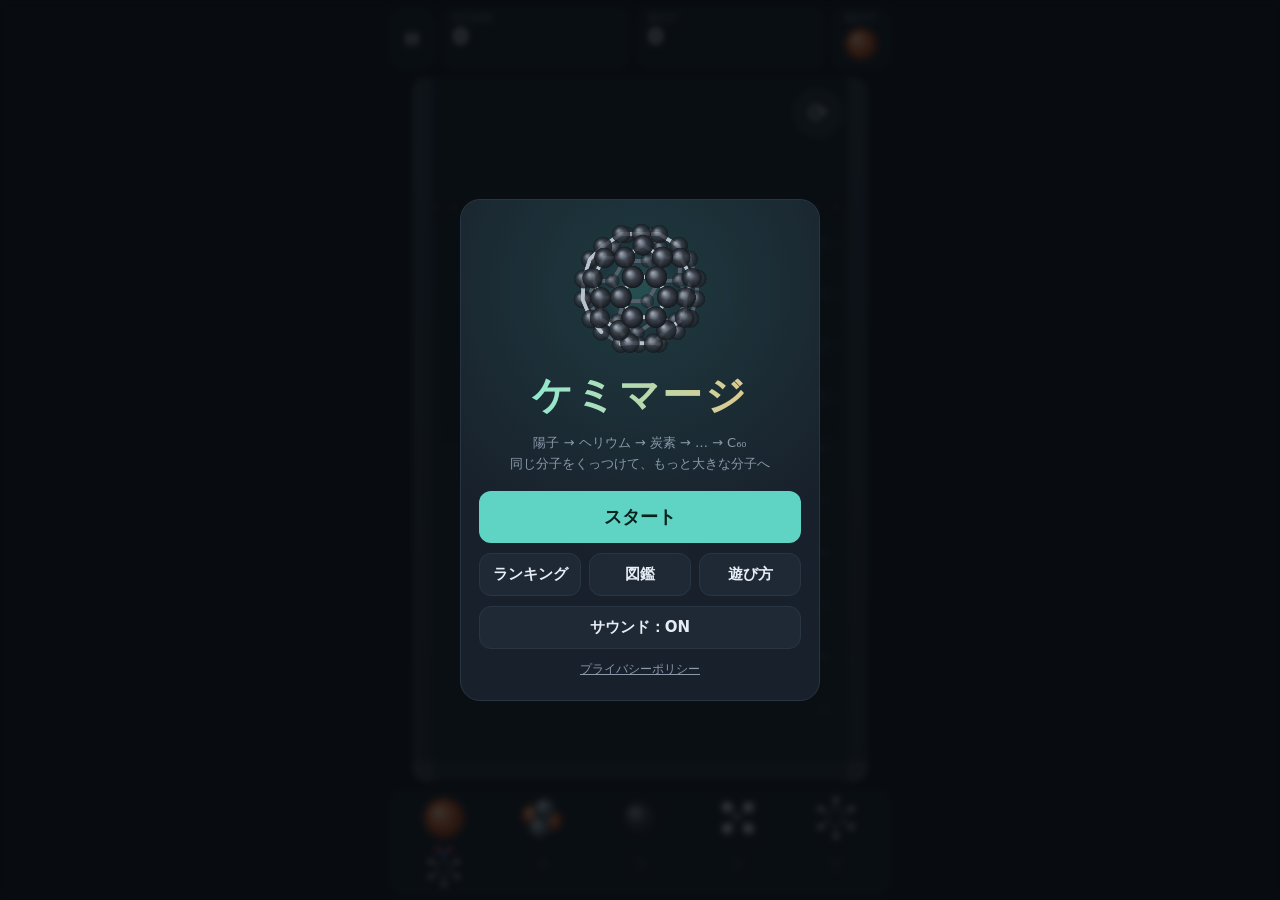
<file: chemimerge/play/index.html>
<!doctype html>
<html lang="ja">
<head>
<meta charset="utf-8">
<meta name="viewport" content="width=device-width,initial-scale=1,maximum-scale=1,user-scalable=no,viewport-fit=cover">
<meta name="theme-color" content="#0f141b">
<title>ケミマージ</title>
<link rel="stylesheet" href="style.css?v=3">
</head>
<body>
<div id="app">
  <header id="hud">
    <button id="pauseBtn" class="icon" aria-label="一時停止"><svg viewBox="0 0 20 20" width="18" height="18"><rect x="4" y="3" width="4" height="14" rx="1.5" fill="currentColor"/><rect x="12" y="3" width="4" height="14" rx="1.5" fill="currentColor"/></svg></button>
    <div class="box"><div class="lbl">SCORE</div><div id="score" class="num">0</div></div>
    <div class="box"><div class="lbl">BEST</div><div id="best" class="num">0</div></div>
    <div class="box nextBox"><div class="lbl">NEXT</div><canvas id="nextc" width="96" height="96"></canvas></div>
  </header>

  <main id="stage">
    <canvas id="c"></canvas>
    <button id="rotBtn" aria-label="回転">⟳</button>
    <div id="toast"></div>
  </main>

  <button id="chain" aria-label="図鑑を開く"></button>

  <!-- タイトル -->
  <section id="title" class="ov">
    <div class="card titleCard">
      <canvas id="logoMol" width="320" height="320"></canvas>
      <h1>ケミマージ</h1>
      <div id="testAdMark" hidden>テスト広告モード（公開前に AD_TEST を false に）</div>
      <p class="sub">陽子 → ヘリウム → 炭素 → … → C₆₀<br>同じ分子をくっつけて、もっと大きな分子へ</p>
      <button id="startBtn" class="primary big">スタート</button>
      <div class="row">
        <button id="rankBtn">ランキング</button>
        <button id="dexBtn">図鑑</button>
        <button id="howBtn">遊び方</button>
      </div>
      <div class="row">
        <button id="buyBtn">広告を消す<span id="buyPrice"></span></button>
        <span id="adfreeMark" class="muted" hidden>広告なし ✓</span>
        <button id="soundBtn">サウンド：ON</button>
      </div>
      <button id="restoreBtn" class="link">購入を復元</button>
      <a class="link" href="privacy.html">プライバシーポリシー</a>
    </div>
  </section>

  <!-- 一時停止 -->
  <section id="pause" class="ov" hidden>
    <div class="card">
      <h2>一時停止</h2>
      <button id="resumeBtn" class="primary big">つづける</button>
      <button id="restartBtn">はじめから</button>
      <button id="pDexBtn">図鑑</button>
      <button id="pSoundBtn">サウンド：ON</button>
      <button id="pTitleBtn">タイトルへ</button>
    </div>
  </section>

  <!-- ゲームオーバー -->
  <section id="over" class="ov" hidden>
    <div class="card">
      <h2>反応停止…</h2>
      <div class="lbl">SCORE</div>
      <div id="finalScore" class="num huge">0</div>
      <div id="finalBest"></div>
      <canvas id="finalMol" width="160" height="160"></canvas>
      <div id="finalMolName" class="muted"></div>
      <button id="reviveBtn" class="reward big">▶ 動画を見て復活<small>上のほうの分子を消して続ける（1回だけ）</small></button>
      <button id="retryBtn" class="primary big">もう一度</button>
      <div class="row">
        <button id="oRankBtn">ランキング</button>
        <button id="oTitleBtn">タイトルへ</button>
      </div>
    </div>
  </section>

  <!-- 図鑑 -->
  <section id="dex" class="ov" hidden>
    <div class="card wide">
      <h2>分子図鑑 <span id="dexCount" class="muted"></span></h2>
      <div id="dexList"></div>
      <button class="closeSub primary">閉じる</button>
    </div>
  </section>

  <!-- ランキング -->
  <section id="rank" class="ov" hidden>
    <div class="card wide">
      <h2>ランキング</h2>
      <div id="rankTabs" class="tabs" hidden>
        <button data-t="all" class="on">すべて</button><button data-t="week">今週</button><button data-t="today">今日</button>
      </div>
      <div id="rankList"></div>
      <button id="gcBtn" hidden>Game Center で見る</button>
      <button class="closeSub primary">閉じる</button>
    </div>
  </section>

  <!-- 遊び方 -->
  <section id="howto" class="ov" hidden>
    <div class="card wide howto">
      <h2>遊び方</h2>
      <p>指で左右に動かして、はなすと落ちます。</p>
      <p><b>同じ分子どうしがくっつくと合体</b>して、次の分子になります。<br>陽子 → ヘリウム → 炭素 → メタン → … → フラーレン（C₆₀）</p>
      <p><b>フラーレンどうしがくっつくと、光って消えてボーナス +1000点</b>。</p>
      <p>⟳ ボタンで落とす前に向きを変えられます。分子のでこぼこがそのまま当たり判定。うまく噛み合わせよう。</p>
      <p>赤い点線より上に分子がたまったままになると、反応停止（ゲームオーバー）です。</p>
      <button class="closeSub primary">閉じる</button>
    </div>
  </section>
</div>

<script src="vendor/planck.min.js"></script>
<script src="js/chem.js?v=3"></script>
<script src="js/native.js?v=3"></script>
<script src="js/game.js?v=3"></script>
</body>
</html>
</file>
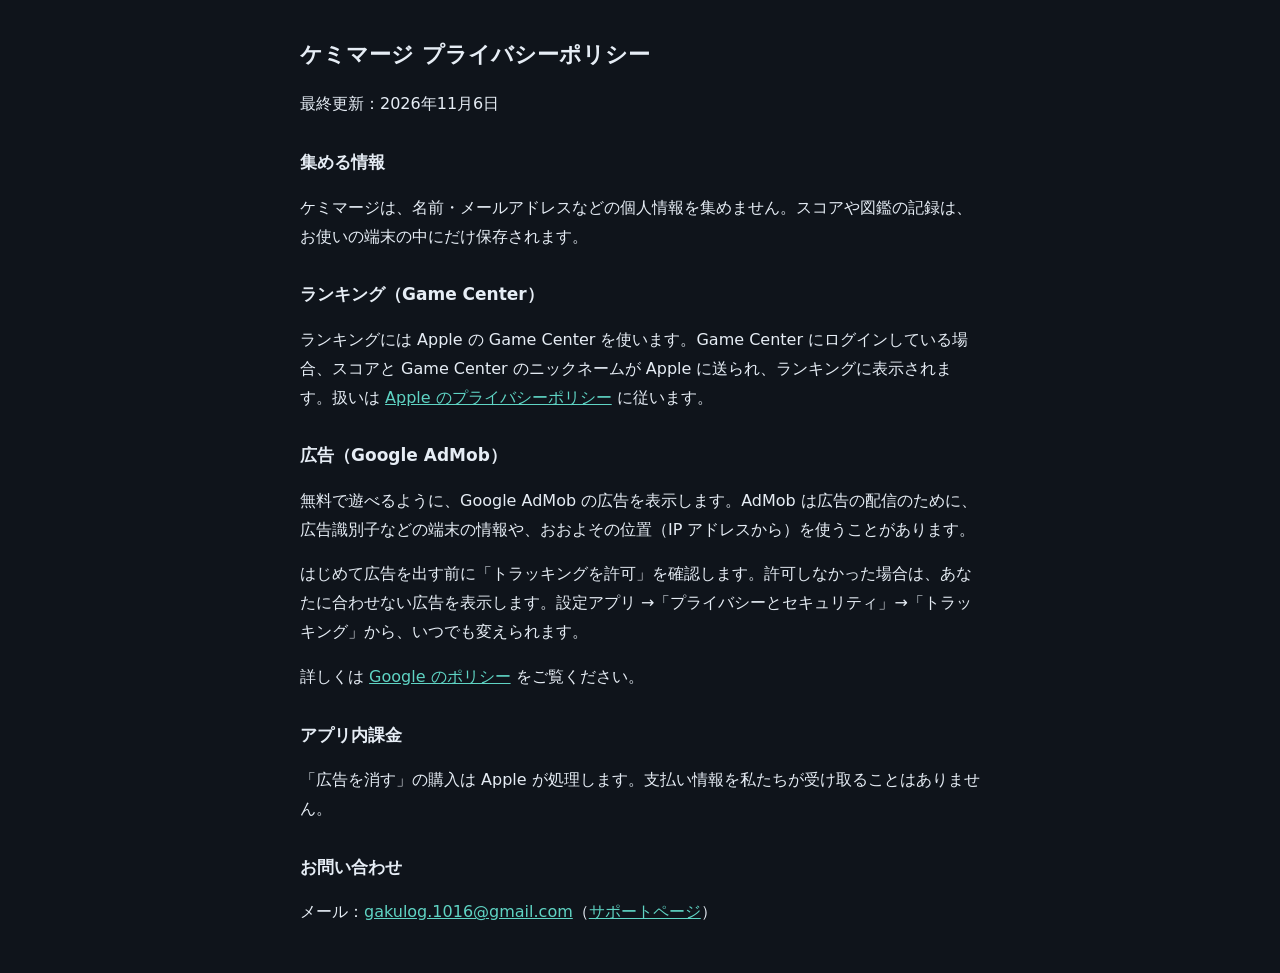
<file: chemimerge/privacy.html>
<!doctype html>
<html lang="ja">
<head>
<meta charset="utf-8">
<meta name="viewport" content="width=device-width,initial-scale=1,viewport-fit=cover">
<title>ケミマージ プライバシーポリシー</title>
<style>
  body { margin: 0; background: #0f141b; color: #e6edf5; font-family: "Hiragino Sans", "Yu Gothic UI", "Meiryo", system-ui, sans-serif; line-height: 1.8; }
  main { max-width: 680px; margin: 0 auto; padding: calc(env(safe-area-inset-top, 0px) + 20px) 18px calc(env(safe-area-inset-bottom, 0px) + 30px); }
  h1 { font-size: 22px; } h2 { font-size: 17px; margin-top: 28px; }
  a { color: #5fd4c4; }
  .back { display: inline-block; margin-bottom: 8px; }
</style>
</head>
<body>
<main>
  <h1>ケミマージ プライバシーポリシー</h1>
  <p>最終更新：2026年11月6日</p>

  <h2>集める情報</h2>
  <p>ケミマージは、名前・メールアドレスなどの個人情報を集めません。スコアや図鑑の記録は、お使いの端末の中にだけ保存されます。</p>

  <h2>ランキング（Game Center）</h2>
  <p>ランキングには Apple の Game Center を使います。Game Center にログインしている場合、スコアと Game Center のニックネームが Apple に送られ、ランキングに表示されます。扱いは <a href="https://www.apple.com/jp/legal/privacy/">Apple のプライバシーポリシー</a> に従います。</p>

  <h2>広告（Google AdMob）</h2>
  <p>無料で遊べるように、Google AdMob の広告を表示します。AdMob は広告の配信のために、広告識別子などの端末の情報や、おおよその位置（IP アドレスから）を使うことがあります。</p>
  <p>はじめて広告を出す前に「トラッキングを許可」を確認します。許可しなかった場合は、あなたに合わせない広告を表示します。設定アプリ →「プライバシーとセキュリティ」→「トラッキング」から、いつでも変えられます。</p>
  <p>詳しくは <a href="https://policies.google.com/technologies/partner-sites?hl=ja">Google のポリシー</a> をご覧ください。</p>

  <h2>アプリ内課金</h2>
  <p>「広告を消す」の購入は Apple が処理します。支払い情報を私たちが受け取ることはありません。</p>

  <h2>お問い合わせ</h2>
  <p>メール：<a href="mailto:gakulog.1016@gmail.com?subject=ケミマージ">gakulog.1016@gmail.com</a>（<a href="support.html">サポートページ</a>）</p>
</main>
</body>
</html>
</file>
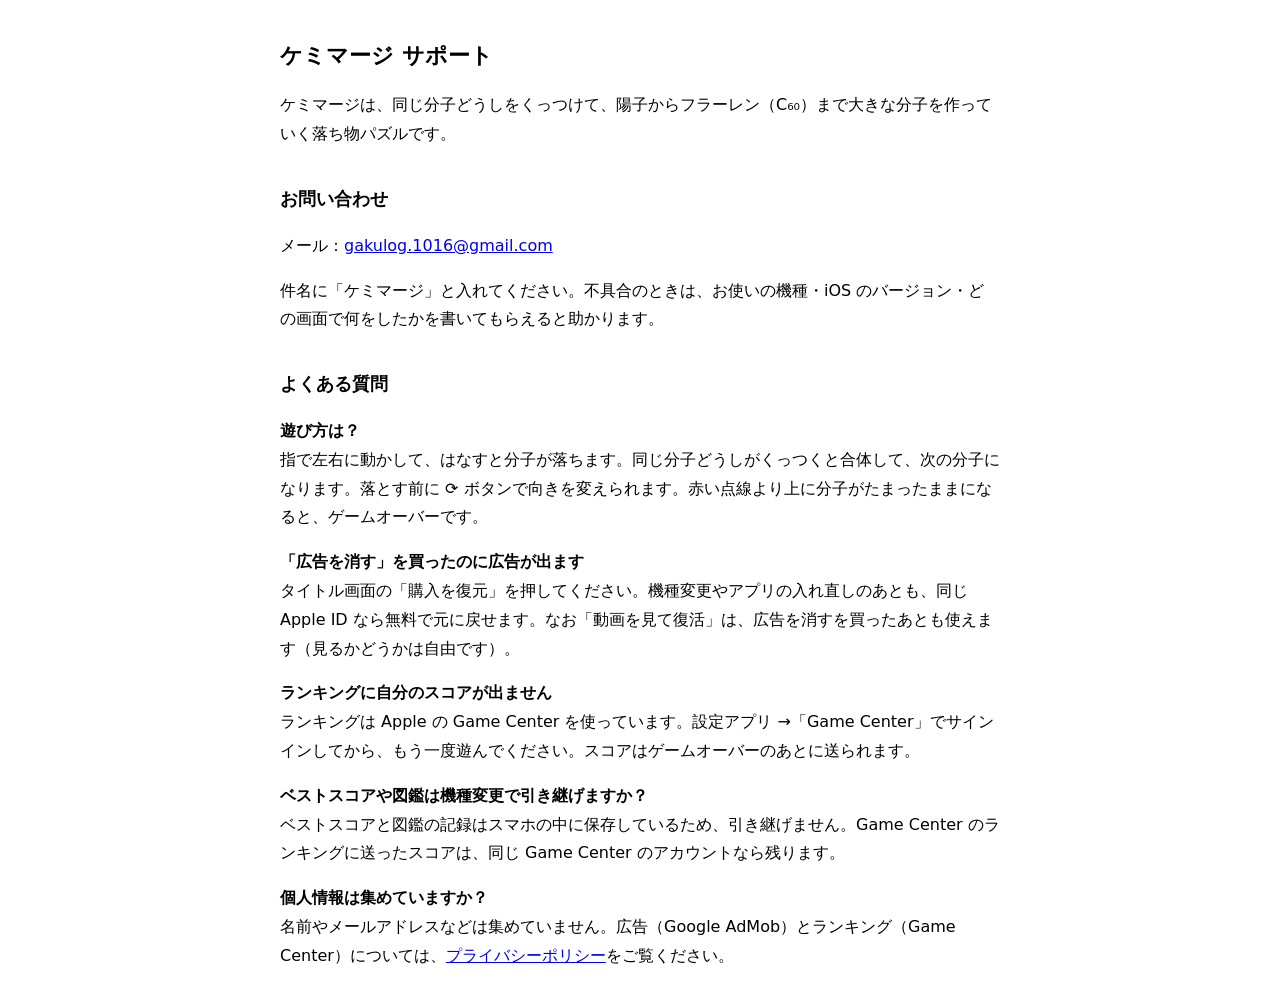
<file: chemimerge/support.html>
<!doctype html>
<html lang="ja">
<head>
<meta charset="utf-8">
<meta name="viewport" content="width=device-width,initial-scale=1">
<title>ケミマージ サポート</title>
<style>
  body { max-width: 720px; margin: 0 auto; padding: 20px; font-family: system-ui, sans-serif; line-height: 1.8; }
  h1 { font-size: 1.4em; } h2 { font-size: 1.1em; margin-top: 2em; }
  dt { font-weight: bold; margin-top: 1em; } dd { margin-left: 0; }
</style>
</head>
<body>
<h1>ケミマージ サポート</h1>
<p>ケミマージは、同じ分子どうしをくっつけて、陽子からフラーレン（C₆₀）まで大きな分子を作っていく落ち物パズルです。</p>

<h2>お問い合わせ</h2>
<p>メール：<a href="mailto:gakulog.1016@gmail.com?subject=ケミマージ">gakulog.1016@gmail.com</a></p>
<p>件名に「ケミマージ」と入れてください。不具合のときは、お使いの機種・iOS のバージョン・どの画面で何をしたかを書いてもらえると助かります。</p>

<h2>よくある質問</h2>
<dl>
  <dt>遊び方は？</dt>
  <dd>指で左右に動かして、はなすと分子が落ちます。同じ分子どうしがくっつくと合体して、次の分子になります。落とす前に ⟳ ボタンで向きを変えられます。赤い点線より上に分子がたまったままになると、ゲームオーバーです。</dd>

  <dt>「広告を消す」を買ったのに広告が出ます</dt>
  <dd>タイトル画面の「購入を復元」を押してください。機種変更やアプリの入れ直しのあとも、同じ Apple ID なら無料で元に戻せます。なお「動画を見て復活」は、広告を消すを買ったあとも使えます（見るかどうかは自由です）。</dd>

  <dt>ランキングに自分のスコアが出ません</dt>
  <dd>ランキングは Apple の Game Center を使っています。設定アプリ →「Game Center」でサインインしてから、もう一度遊んでください。スコアはゲームオーバーのあとに送られます。</dd>

  <dt>ベストスコアや図鑑は機種変更で引き継げますか？</dt>
  <dd>ベストスコアと図鑑の記録はスマホの中に保存しているため、引き継げません。Game Center のランキングに送ったスコアは、同じ Game Center のアカウントなら残ります。</dd>

  <dt>個人情報は集めていますか？</dt>
  <dd>名前やメールアドレスなどは集めていません。広告（Google AdMob）とランキング（Game Center）については、<a href="privacy.html">プライバシーポリシー</a>をご覧ください。</dd>
</dl>
</body>
</html>
</file>
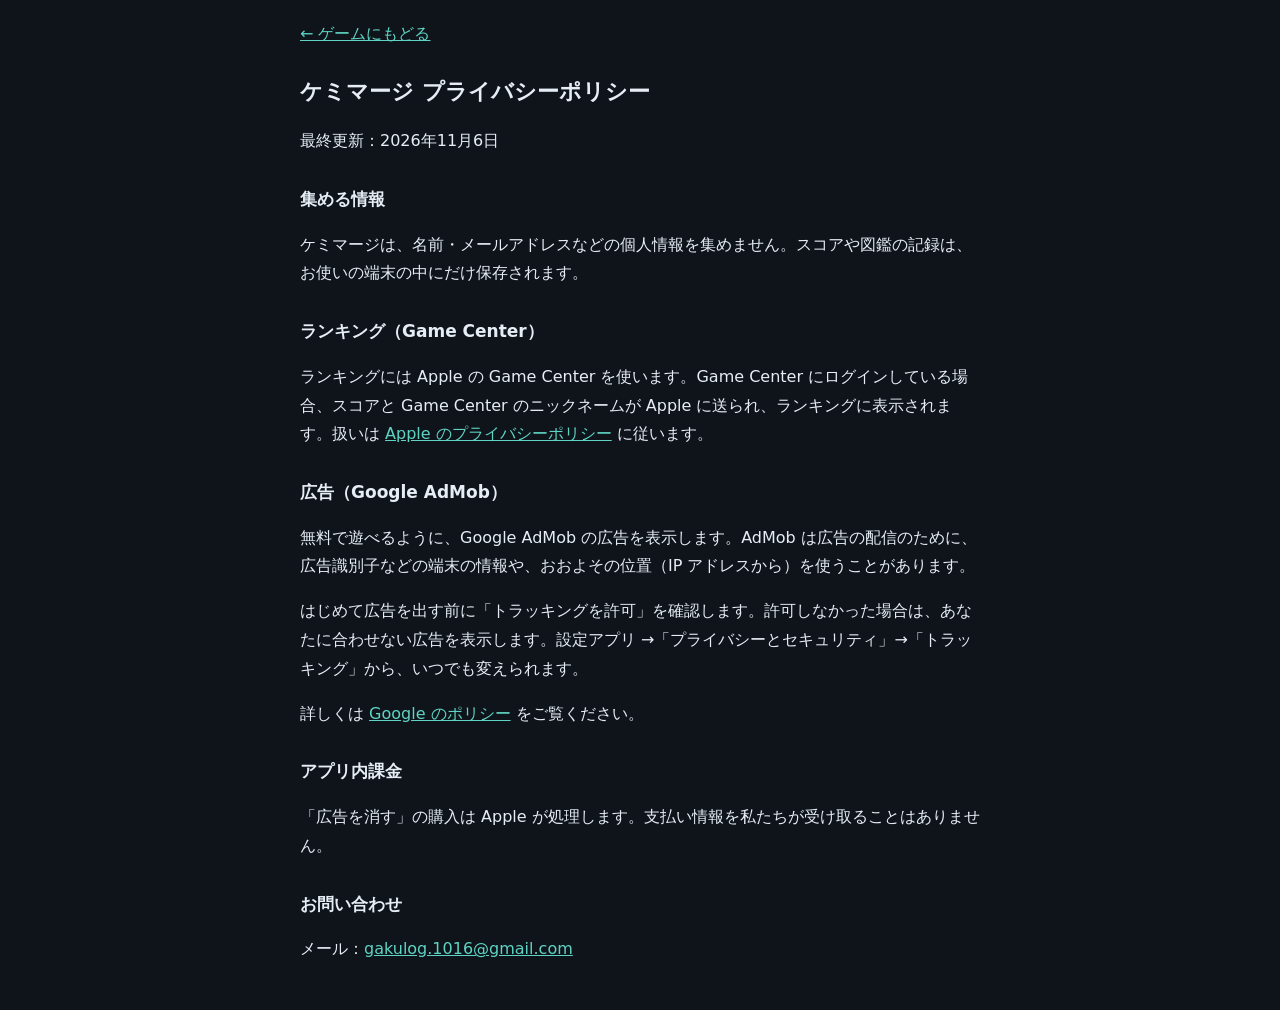
<file: chemimerge/play/privacy.html>
<!doctype html>
<html lang="ja">
<head>
<meta charset="utf-8">
<meta name="viewport" content="width=device-width,initial-scale=1,viewport-fit=cover">
<title>ケミマージ プライバシーポリシー</title>
<style>
  body { margin: 0; background: #0f141b; color: #e6edf5; font-family: "Hiragino Sans", "Yu Gothic UI", "Meiryo", system-ui, sans-serif; line-height: 1.8; }
  main { max-width: 680px; margin: 0 auto; padding: calc(env(safe-area-inset-top, 0px) + 20px) 18px calc(env(safe-area-inset-bottom, 0px) + 30px); }
  h1 { font-size: 22px; } h2 { font-size: 17px; margin-top: 28px; }
  a { color: #5fd4c4; }
  .back { display: inline-block; margin-bottom: 8px; }
</style>
</head>
<body>
<main>
  <a class="back" href="index.html">← ゲームにもどる</a>
  <h1>ケミマージ プライバシーポリシー</h1>
  <p>最終更新：2026年11月6日</p>

  <h2>集める情報</h2>
  <p>ケミマージは、名前・メールアドレスなどの個人情報を集めません。スコアや図鑑の記録は、お使いの端末の中にだけ保存されます。</p>

  <h2>ランキング（Game Center）</h2>
  <p>ランキングには Apple の Game Center を使います。Game Center にログインしている場合、スコアと Game Center のニックネームが Apple に送られ、ランキングに表示されます。扱いは <a href="https://www.apple.com/jp/legal/privacy/">Apple のプライバシーポリシー</a> に従います。</p>

  <h2>広告（Google AdMob）</h2>
  <p>無料で遊べるように、Google AdMob の広告を表示します。AdMob は広告の配信のために、広告識別子などの端末の情報や、おおよその位置（IP アドレスから）を使うことがあります。</p>
  <p>はじめて広告を出す前に「トラッキングを許可」を確認します。許可しなかった場合は、あなたに合わせない広告を表示します。設定アプリ →「プライバシーとセキュリティ」→「トラッキング」から、いつでも変えられます。</p>
  <p>詳しくは <a href="https://policies.google.com/technologies/partner-sites?hl=ja">Google のポリシー</a> をご覧ください。</p>

  <h2>アプリ内課金</h2>
  <p>「広告を消す」の購入は Apple が処理します。支払い情報を私たちが受け取ることはありません。</p>

  <h2>お問い合わせ</h2>
  <p>メール：<a href="mailto:gakulog.1016@gmail.com?subject=ケミマージ">gakulog.1016@gmail.com</a></p>
</main>
</body>
</html>
</file>
<file: chemimerge/play/style.css>
:root {
  --bg: #0f141b; --panel: #18202b; --panel2: #1f2936; --line: #2a3544;
  --text: #e6edf5; --muted: #8a99ab; --accent: #5fd4c4; --accent2: #f0a35e; --danger: #ff5a64;
  --sat: env(safe-area-inset-top, 0px); --sab: env(safe-area-inset-bottom, 0px);
  --sal: env(safe-area-inset-left, 0px); --sar: env(safe-area-inset-right, 0px);
}
* { box-sizing: border-box; -webkit-tap-highlight-color: transparent; }
html, body {
  margin: 0; height: 100%; background: var(--bg); color: var(--text); overflow: hidden;
  font-family: "Hiragino Maru Gothic ProN", "Hiragino Sans", "Yu Gothic UI", "Meiryo", system-ui, sans-serif;
  -webkit-user-select: none; user-select: none; -webkit-touch-callout: none; overscroll-behavior: none;
}
button { font: inherit; color: inherit; cursor: pointer; }
[hidden] { display: none !important; }

#app {
  height: 100%; display: flex; flex-direction: column; align-items: center;
  padding: calc(var(--sat) + 8px) calc(var(--sar) + 10px) calc(var(--sab) + 6px) calc(var(--sal) + 10px);
  gap: 8px; max-width: 520px; margin: 0 auto;
}

/* 上のスコア */
#hud { display: flex; gap: 8px; width: 100%; align-items: stretch; flex: none; }
.box { background: var(--panel); border: 1px solid var(--line); border-radius: 12px; padding: 4px 10px; flex: 1; min-width: 0; }
.lbl { font-size: 10px; letter-spacing: .14em; color: var(--muted); }
.num { font-size: 22px; font-weight: 800; font-variant-numeric: tabular-nums; line-height: 1.15; }
.nextBox { flex: none; display: flex; flex-direction: column; align-items: center; padding: 4px 8px; }
#nextc { width: 40px; height: 40px; }
.icon { flex: none; width: 44px; border-radius: 12px; background: var(--panel); border: 1px solid var(--line); display: flex; align-items: center; justify-content: center; }

/* ゲームの画面 */
#stage { position: relative; flex: 1; width: 100%; min-height: 0; display: flex; align-items: center; justify-content: center; }
#c { display: block; touch-action: none; border-radius: 14px; }
#rotBtn {
  position: absolute; right: calc(50% - var(--cw, 220px) + 26px); top: calc(var(--ct, 0px) + 12px);
  width: 48px; height: 48px; border-radius: 50%; font-size: 24px;
  background: #ffffff16; border: 1px solid #ffffff2e; backdrop-filter: blur(4px);
}
#toast {
  position: absolute; left: 50%; top: 22%; transform: translateX(-50%); max-width: 92%;
  background: #000c; border: 1px solid var(--accent); padding: 8px 14px; border-radius: 12px;
  font-size: 14px; text-align: center; opacity: 0; transition: opacity .3s; pointer-events: none;
}
#toast.show { opacity: 1; }

/* 下の合成ルート：5個ずつ2段 */
#chain {
  flex: none; display: grid; grid-template-columns: repeat(5, 1fr); gap: 2px 4px; justify-items: center; align-items: center;
  width: 100%; background: var(--panel); border: 1px solid var(--line); border-radius: 12px; padding: 4px 6px;
}
#chain canvas { width: 100%; max-width: 46px; height: auto; aspect-ratio: 1; }
#chain canvas.locked { opacity: .5; }
#chain .arr { display: none; }

/* オーバーレイ */
.ov {
  position: fixed; inset: 0; z-index: 10; display: flex; align-items: center; justify-content: center;
  padding: calc(var(--sat) + 16px) 16px calc(var(--sab) + 16px); background: #070a0ecc; backdrop-filter: blur(3px);
  animation: fade .2s ease;
}
@keyframes fade { from { opacity: 0; } }
.card {
  background: var(--panel); border: 1px solid var(--line); border-radius: 20px; padding: 20px 18px;
  width: 100%; max-width: 360px; max-height: 100%; overflow: auto;
  display: flex; flex-direction: column; align-items: stretch; gap: 10px; text-align: center;
}
.card.wide { max-width: 440px; }
.card h2 { margin: 0 0 4px; font-size: 22px; }
.card button {
  background: var(--panel2); border: 1px solid var(--line); border-radius: 12px; padding: 11px 12px; font-size: 15px; font-weight: 700;
}
.card button:active { transform: scale(.97); }
.card button.primary { background: var(--accent); color: #06201c; border: 0; }
.card button.big { padding: 14px; font-size: 18px; }
.card button.reward { background: linear-gradient(135deg, #f7b267, #f06a5e); color: #2a0b06; border: 0; display: flex; flex-direction: column; align-items: center; }
.card button.reward small { font-size: 11px; font-weight: 600; opacity: .85; }
.card button:disabled { opacity: .5; }
.card button.link, .card a.link { background: none; border: 0; padding: 2px; color: var(--muted); font-size: 12px; font-weight: 500; text-decoration: underline; }
.row { display: flex; gap: 8px; align-items: center; justify-content: center; }
.row > * { flex: 1; }
.muted { color: var(--muted); font-size: 13px; }

/* タイトル */
.titleCard { background: radial-gradient(circle at 50% 18%, #1f3a40 0%, var(--panel) 60%); }
#logoMol { width: 150px; height: 150px; align-self: center; margin-top: -6px; }
.titleCard h1 {
  margin: -6px 0 0; font-size: 40px; letter-spacing: .06em;
  background: linear-gradient(90deg, #7ff0df, #f0c27e); -webkit-background-clip: text; background-clip: text; color: transparent;
}
.sub { margin: 0 0 6px; font-size: 13px; color: var(--muted); line-height: 1.6; }
#buyPrice { font-size: 12px; font-weight: 500; }
#testAdMark { background: var(--danger); color: #fff; font-size: 12px; font-weight: 800; border-radius: 8px; padding: 4px 8px; }

/* ゲームオーバー */
.huge { font-size: 44px; }
#finalBest { font-size: 14px; color: var(--muted); }
#finalBest.new { color: var(--accent2); font-weight: 800; }
#finalMol { width: 90px; height: 90px; align-self: center; }

/* 図鑑 */
#dexList { display: flex; flex-direction: column; gap: 8px; text-align: left; }
.dexItem { display: flex; gap: 10px; align-items: center; background: var(--bg); border-radius: 12px; padding: 8px; }
.dexItem canvas { width: 60px; height: 60px; flex: none; }
.dexItem .n { font-weight: 800; font-size: 14px; }
.dexItem .f { color: var(--accent); font-weight: 600; font-size: 12px; margin-left: 4px; }
.dexItem .d { font-size: 12px; color: var(--muted); line-height: 1.5; margin-top: 2px; }
.dexItem .cnt { font-size: 12px; color: var(--accent); font-weight: 700; margin-top: 4px; }
.dexItem.locked { opacity: .55; }

/* ランキング */
.tabs { display: flex; gap: 6px; }
.tabs button { flex: 1; padding: 7px !important; font-size: 13px !important; }
.tabs button.on { background: var(--accent); color: #06201c; border: 0; }
#rankList ol { list-style: none; margin: 0; padding: 0; display: flex; flex-direction: column; gap: 4px; }
#rankList li { display: flex; gap: 10px; align-items: center; background: var(--bg); border-radius: 10px; padding: 8px 12px; font-size: 14px; }
#rankList li.me { outline: 2px solid var(--accent); }
#rankList li.sep { margin-top: 8px; }
#rankList .rk { width: 28px; font-weight: 800; color: var(--accent2); text-align: right; }
#rankList .nm { flex: 1; text-align: left; overflow: hidden; text-overflow: ellipsis; white-space: nowrap; }
#rankList .sc { font-weight: 800; font-variant-numeric: tabular-nums; }

.howto { text-align: left; }
.howto p { margin: 0; font-size: 14px; line-height: 1.7; }

/* Web 版で広告の流れを試す画面 */
.fakeAd { position: fixed; inset: 0; z-index: 100; background: #000e; display: flex; align-items: center; justify-content: center; text-align: center; }
.fakeAd .cnt { font-size: 40px; font-weight: 800; }
</file>
